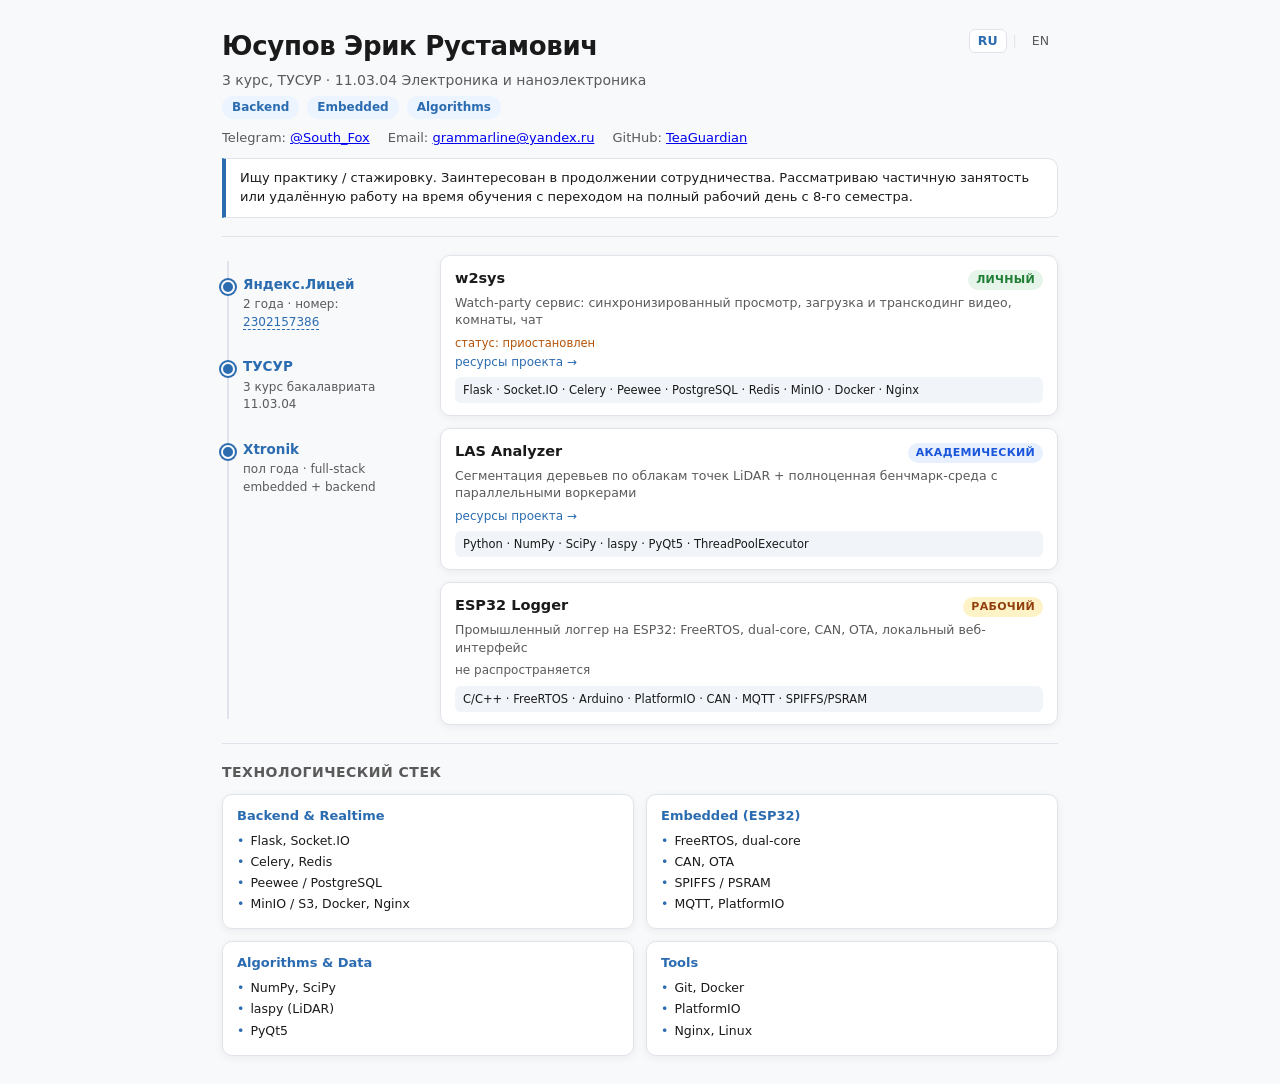
<file: index.html>
<!DOCTYPE html>
<html lang="ru">
<head>
<meta charset="UTF-8">
<meta http-equiv="Content-Type" content="text/html; charset=utf-8" />
<meta name="viewport" content="width=device-width, initial-scale=1.0">
<title>Резюме</title>
<link href="css/style.css" rel="stylesheet" type="text/css" />
</head>
<body>

<!-- ШАПКА -->
<header>
  <div class="name-row">
    <div class="name">Юсупов Эрик Рустамович</div>
    <div class="lang-switch">
      <a href="index.html" class="active">RU</a>
      <span class="sep">|</span>
      <a href="index_en.html">EN</a>
    </div>
  </div>
  <div class="subtitle">3 курс, ТУСУР · 11.03.04 Электроника и наноэлектроника</div>

  <div class="tags">
    <span class="tag">Backend</span>
    <span class="tag">Embedded</span>
    <span class="tag">Algorithms</span>
  </div>

  <div class="contacts">
    <span>Telegram: <a href="https://t.me/South_Fox">@South_Fox</a></span>
    <span>Email: <a href="mailto:grammarline@yandex.ru">grammarline@yandex.ru</a></span>
    <span>GitHub: <a href="https://github.com/TeaGuardian/">TeaGuardian</a></span>
  </div>

  <div class="wish">
    Ищу практику / стажировку. Заинтересован в продолжении сотрудничества.
    Рассматриваю частичную занятость или удалённую работу на время обучения
    с переходом на полный рабочий день с 8-го семестра.
  </div>
</header>

<hr>

<!-- ТАЙМЛАЙН + ПРОЕКТЫ -->
<div class="main">
  <!-- Таймлайн -->
  <div class="timeline">
    <div class="tl-item">
      <div class="tl-title"><a href="https://lms.yandex.ru/certificate/check">Яндекс.Лицей</a></div>
      <div class="tl-desc">2 года · номер: <a class="copyable">2302157386</a></div>
    </div>
    <div class="tl-item">
      <div class="tl-title"><a href="https://tusur.ru/ru">ТУСУР</a></div>
      <div class="tl-desc">3 курс бакалавриата<br>11.03.04</div>
    </div>
    <div class="tl-item">
      <div class="tl-title"><a href="https://xtronik.ru/#question">Xtronik</a></div>
      <div class="tl-desc">пол года · full-stack<br>embedded + backend</div>
    </div>
  </div>

  <!-- Проекты -->
  <div class="projects">
    <!-- w2sys -->
    <div class="project">
      <div class="project-header">
        <div class="project-name">w2sys</div>
        <span class="badge badge-personal">личный</span>
      </div>
      <div class="project-desc">
        Watch-party сервис: синхронизированный просмотр, загрузка и транскодинг видео, комнаты, чат
      </div>
      <div class="status">статус: приостановлен</div>
      <div class="project-link">
        <a href="https://github.com/TeaGuardian/Watch-Party">ресурсы проекта →</a>
      </div>
      <div class="project-stack">
        Flask · Socket.IO · Celery · Peewee · PostgreSQL · Redis · MinIO · Docker · Nginx
      </div>
    </div>

    <!-- LAS -->
    <div class="project">
      <div class="project-header">
        <div class="project-name">LAS Analyzer</div>
        <span class="badge badge-academic">академический</span>
      </div>
      <div class="project-desc">
        Сегментация деревьев по облакам точек LiDAR + полноценная бенчмарк-среда с параллельными воркерами
      </div>
      <div class="project-link">
        <a href="https://github.com/TeaGuardian/LAS-analyser">ресурсы проекта →</a>
      </div>
      <div class="project-stack">
        Python · NumPy · SciPy · laspy · PyQt5 · ThreadPoolExecutor
      </div>
    </div>

    <!-- ESP Logger -->
    <div class="project">
      <div class="project-header">
        <div class="project-name">ESP32 Logger</div>
        <span class="badge badge-work">рабочий</span>
      </div>
      <div class="project-desc">
        Промышленный логгер на ESP32: FreeRTOS, dual-core, CAN, OTA, локальный веб-интерфейс
      </div>
      <div class="project-link" style="color: var(--muted);">
        не распространяется
      </div>
      <div class="project-stack">
        C/C++ · FreeRTOS · Arduino · PlatformIO · CAN · MQTT · SPIFFS/PSRAM
      </div>
    </div>
  </div>
</div>

<hr>

<!-- СТЕК -->
<div class="stack-title">Технологический стек</div>
<div class="stack-grid">
  <div class="stack-card">
    <h3>Backend & Realtime</h3>
    <ul>
      <li>Flask, Socket.IO</li>
      <li>Celery, Redis</li>
      <li>Peewee / PostgreSQL</li>
      <li>MinIO / S3, Docker, Nginx</li>
    </ul>
  </div>

  <div class="stack-card">
    <h3>Embedded (ESP32)</h3>
    <ul>
      <li>FreeRTOS, dual-core</li>
      <li>CAN, OTA</li>
      <li>SPIFFS / PSRAM</li>
      <li>MQTT, PlatformIO</li>
    </ul>
  </div>

  <div class="stack-card">
    <h3>Algorithms & Data</h3>
    <ul>
      <li>NumPy, SciPy</li>
      <li>laspy (LiDAR)</li>
      <li>PyQt5</li>
    </ul>
  </div>

  <div class="stack-card">
    <h3>Tools</h3>
    <ul>
      <li>Git, Docker</li>
      <li>PlatformIO</li>
      <li>Nginx, Linux</li>
    </ul>
  </div>
</div>
<script>
document.querySelectorAll('.copyable').forEach(el => {
  el.addEventListener('click', async () => {
    const text = el.dataset.copy || el.textContent;
    try {
      await navigator.clipboard.writeText(text);
      const original = el.textContent;
      el.textContent = 'скопировано';
      el.classList.add('copied');
      setTimeout(() => {
        el.textContent = original;
        el.classList.remove('copied');
      }, 1200);
    } catch (e) {
      // fallback for older browsers
      const range = document.createRange();
      range.selectNode(el);
      const sel = window.getSelection();
      sel.removeAllRanges();
      sel.addRange(range);
      document.execCommand('copy');
      sel.removeAllRanges();
    }
  });
});
</script>

</body>
</html>
</file>
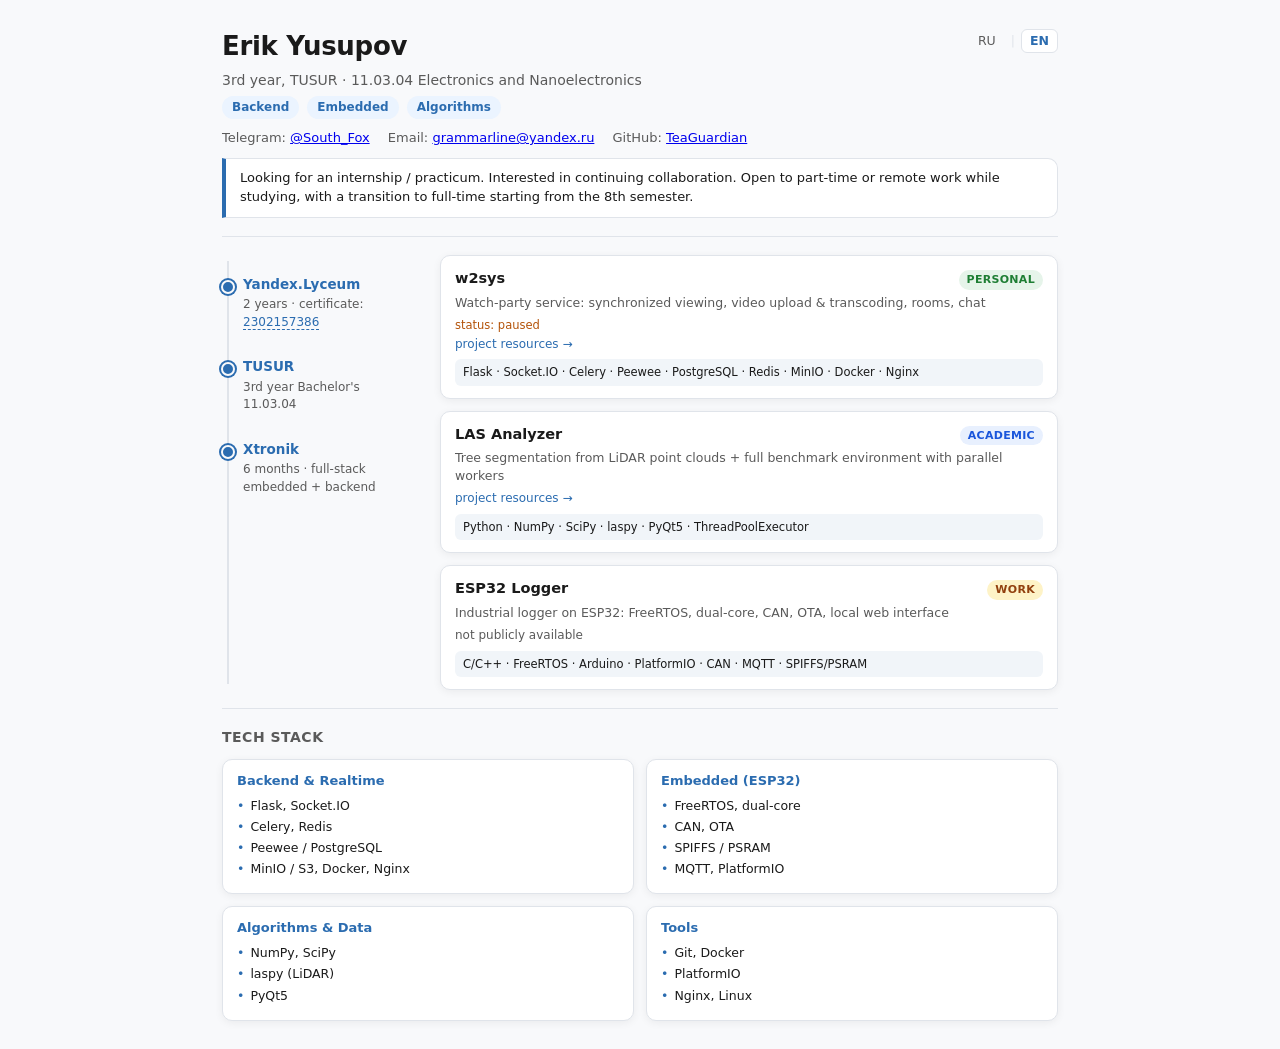
<file: index_en.html>
<!DOCTYPE html>
<html lang="en">
<head>
<meta charset="UTF-8">
<meta http-equiv="Content-Type" content="text/html; charset=utf-8" />
<meta name="viewport" content="width=device-width, initial-scale=1.0">
<title>Resume — Erik Yusupov</title>
<link href="css/style.css" rel="stylesheet" type="text/css" />
</head>
<body>

<!-- HEADER -->
<header>
  <div class="name-row">
    <div class="name">Erik Yusupov</div>
    <div class="lang-switch">
      <a href="index.html">RU</a>
      <span class="sep">|</span>
      <a href="index_en.html" class="active">EN</a>
    </div>
  </div>

  <div class="subtitle">3rd year, TUSUR · 11.03.04 Electronics and Nanoelectronics</div>

  <div class="tags">
    <span class="tag">Backend</span>
    <span class="tag">Embedded</span>
    <span class="tag">Algorithms</span>
  </div>

  <div class="contacts">
    <span>Telegram: <a href="https://t.me/South_Fox">@South_Fox</a></span>
    <span>Email: <a href="mailto:grammarline@yandex.ru">grammarline@yandex.ru</a></span>
    <span>GitHub: <a href="https://github.com/TeaGuardian/">TeaGuardian</a></span>
  </div>

  <div class="wish">
    Looking for an internship / practicum. Interested in continuing collaboration.
    Open to part-time or remote work while studying, with a transition to full-time
    starting from the 8th semester.
  </div>
</header>

<hr>

<!-- TIMELINE + PROJECTS -->
<div class="main">
  <!-- Timeline -->
  <div class="timeline">
    <div class="tl-item">
      <div class="tl-title"><a href="https://lms.yandex.ru/certificate/check">Yandex.Lyceum</a></div>
      <div class="tl-desc">2 years · certificate: <span class="copyable" data-copy="2302157386" title="Click to copy">2302157386</span></div>
    </div>
    <div class="tl-item">
      <div class="tl-title"><a href="https://tusur.ru/en">TUSUR</a></div>
      <div class="tl-desc">3rd year Bachelor's<br>11.03.04</div>
    </div>
    <div class="tl-item">
      <div class="tl-title"><a href="https://xtronik.ru/#question">Xtronik</a></div>
      <div class="tl-desc">6 months · full-stack<br>embedded + backend</div>
    </div>
  </div>

  <!-- Projects -->
  <div class="projects">
    <!-- w2sys -->
    <div class="project">
      <div class="project-header">
        <div class="project-name">w2sys</div>
        <span class="badge badge-personal">personal</span>
      </div>
      <div class="project-desc">
        Watch-party service: synchronized viewing, video upload &amp; transcoding, rooms, chat
      </div>
      <div class="status">status: paused</div>
      <div class="project-link">
        <a href="https://github.com/TeaGuardian/Watch-Party">project resources →</a>
      </div>
      <div class="project-stack">
        Flask · Socket.IO · Celery · Peewee · PostgreSQL · Redis · MinIO · Docker · Nginx
      </div>
    </div>

    <!-- LAS -->
    <div class="project">
      <div class="project-header">
        <div class="project-name">LAS Analyzer</div>
        <span class="badge badge-academic">academic</span>
      </div>
      <div class="project-desc">
        Tree segmentation from LiDAR point clouds + full benchmark environment with parallel workers
      </div>
      <div class="project-link">
        <a href="https://github.com/TeaGuardian/LAS-analyser">project resources →</a>
      </div>
      <div class="project-stack">
        Python · NumPy · SciPy · laspy · PyQt5 · ThreadPoolExecutor
      </div>
    </div>

    <!-- ESP Logger -->
    <div class="project">
      <div class="project-header">
        <div class="project-name">ESP32 Logger</div>
        <span class="badge badge-work">work</span>
      </div>
      <div class="project-desc">
        Industrial logger on ESP32: FreeRTOS, dual-core, CAN, OTA, local web interface
      </div>
      <div class="project-link" style="color: var(--muted);">
        not publicly available
      </div>
      <div class="project-stack">
        C/C++ · FreeRTOS · Arduino · PlatformIO · CAN · MQTT · SPIFFS/PSRAM
      </div>
    </div>
  </div>
</div>

<hr>

<!-- STACK -->
<div class="stack-title">Tech Stack</div>
<div class="stack-grid">
  <div class="stack-card">
    <h3>Backend & Realtime</h3>
    <ul>
      <li>Flask, Socket.IO</li>
      <li>Celery, Redis</li>
      <li>Peewee / PostgreSQL</li>
      <li>MinIO / S3, Docker, Nginx</li>
    </ul>
  </div>

  <div class="stack-card">
    <h3>Embedded (ESP32)</h3>
    <ul>
      <li>FreeRTOS, dual-core</li>
      <li>CAN, OTA</li>
      <li>SPIFFS / PSRAM</li>
      <li>MQTT, PlatformIO</li>
    </ul>
  </div>

  <div class="stack-card">
    <h3>Algorithms & Data</h3>
    <ul>
      <li>NumPy, SciPy</li>
      <li>laspy (LiDAR)</li>
      <li>PyQt5</li>
    </ul>
  </div>

  <div class="stack-card">
    <h3>Tools</h3>
    <ul>
      <li>Git, Docker</li>
      <li>PlatformIO</li>
      <li>Nginx, Linux</li>
    </ul>
  </div>
</div>

<script>
document.querySelectorAll('.copyable').forEach(el => {
  el.addEventListener('click', async () => {
    const text = el.dataset.copy || el.textContent;
    try {
      await navigator.clipboard.writeText(text);
      const original = el.textContent;
      el.textContent = 'copied';
      el.classList.add('copied');
      setTimeout(() => {
        el.textContent = original;
        el.classList.remove('copied');
      }, 1200);
    } catch (e) {
      const range = document.createRange();
      range.selectNode(el);
      const sel = window.getSelection();
      sel.removeAllRanges();
      sel.addRange(range);
      document.execCommand('copy');
      sel.removeAllRanges();
    }
  });
});
</script>

</body>
</html>
</file>
<file: css/style.css>
:root {
  --bg: #f8f9fb;
  --card: #ffffff;
  --text: #1a1a1a;
  --muted: #5a5a5a;
  --border: #e0e4ea;
  --primary: #2b6cb0;
  --primary2: #D18017;
  --primary-soft: #ebf4ff;
  --accent: #2b6cb0;
  --radius: 10px;
  --shadow: 0 2px 8px rgba(0,0,0,0.06);
}

* { box-sizing: border-box; margin: 0; padding: 0; }

body {
  font-family: system-ui, -apple-system, "Segoe UI", Roboto, sans-serif;
  background: var(--bg);
  color: var(--text);
  line-height: 1.45;
  font-size: 13.5px;
  padding: 28px 32px;
  max-width: 900px;
  margin: 0 auto;
}

/* ——— ШАПКА ——— */
header {
  margin-bottom: 18px;
}

.name-row {
  display: flex;
  justify-content: space-between;
  align-items: center;
  gap: 12px;
  flex-wrap: wrap;
  margin-bottom: 4px;
}

.name {
  font-size: 26px;
  font-weight: 700;
  letter-spacing: -0.3px;
  margin-bottom: 0;
}

.subtitle {
  font-size: 14px;
  color: var(--muted);
  margin-bottom: 6px;
}

.tags {
  display: flex;
  gap: 8px;
  flex-wrap: wrap;
  margin-bottom: 10px;
}

.tag {
  background: var(--primary-soft);
  color: var(--primary);
  font-size: 12px;
  font-weight: 600;
  padding: 3px 10px;
  border-radius: 20px;
}

.contacts {
  font-size: 13px;
  color: var(--muted);
  margin-bottom: 10px;
}

.contacts span { margin-right: 14px; }

.wish {
  background: var(--card);
  border: 1px solid var(--border);
  border-left: 4px solid var(--primary);
  border-radius: 0 var(--radius) var(--radius) 0;
  padding: 10px 14px;
  font-size: 13px;
  color: var(--text);
}

hr {
  border: none;
  border-top: 1px solid var(--border);
  margin: 18px 0;
}

/* ——— ОСНОВНОЙ БЛОК ——— */
.main {
  display: grid;
  grid-template-columns: 190px 1fr;
  gap: 28px;
  margin-bottom: 6px;
}

/* Таймлайн */
.timeline {
  position: relative;
  padding-left: 15px;
}

.timeline::before {
  content: "";
  position: absolute;
  left: 5px;
  top: 6px;
  bottom: 6px;
  width: 2px;
  background: var(--border);
}

.tl-item {
  position: relative;
  margin-bottom: 26px;
}

.tl-item:first-child { margin-top: 20px; }
.tl-item:last-child { margin-bottom: 0; }

.tl-item::before {
  content: "";
  position: absolute;
  left: -16px;
  top: 5px;
  width: 10px;
  height: 10px;
  border-radius: 50%;
  background: var(--primary);
  border: 2px solid var(--bg);
  box-shadow: 0 0 0 2px var(--primary);
}

.tl-title {
  font-weight: 650;
  font-size: 13.5px;
  margin-bottom: 2px;
  margin-left: 6px;
}

.tl-title a {
  color: var(--primary);
  text-decoration: none;
}

.tl-desc {
  font-size: 12px;
  color: var(--muted);
  margin-left: 6px;
}

.copyable {
  cursor: pointer;
  color: var(--primary);
  border-bottom: 1px dashed var(--primary);
  transition: color 0.15s, border-color 0.15s;
  user-select: none;
}

.copyable:hover {
  color: var(--primary2);
  border-bottom-color: var(--primary2);
}

.copyable.copied {
  color: #1e7e34;
  border-bottom-color: #1e7e34;
}

/* Проекты */
.projects {
  display: flex;
  flex-direction: column;
  gap: 12px;
}

.project {
  background: var(--card);
  border: 1px solid var(--border);
  border-radius: var(--radius);
  padding: 12px 14px;
  box-shadow: var(--shadow);
}

.project-header {
  display: flex;
  justify-content: space-between;
  align-items: baseline;
  margin-bottom: 4px;
}

.project-name {
  font-weight: 700;
  font-size: 14.5px;
}

.badge {
  font-size: 11px;
  font-weight: 600;
  padding: 2px 8px;
  border-radius: 12px;
  text-transform: uppercase;
  letter-spacing: 0.3px;
}

.badge-personal { background: #e6f4ea; color: #1e7e34; }
.badge-academic { background: #e8f0fe; color: #1a56db; }
.badge-work     { background: #fef3c7; color: #92400e; }

.project-desc {
  font-size: 12.5px;
  color: var(--muted);
  margin-bottom: 6px;
  line-height: 1.4;
}

.project-link {
  font-size: 12px;
  margin-bottom: 6px;
}

.project-link a {
  color: var(--primary);
  text-decoration: none;
}

.project-link a:hover { text-decoration: underline; }

.status {
  font-size: 11.5px;
  color: #b45309;
  font-weight: 500;
  margin-bottom: 2px;
}

.project-stack {
  font-size: 11.5px;
  color: var(--text);
  background: #f1f5f9;
  padding: 5px 8px;
  border-radius: 6px;
  line-height: 1.4;
}

/* ——— СТЕК ——— */
.stack-title {
  font-size: 14px;
  font-weight: 650;
  margin-bottom: 12px;
  color: var(--muted);
  text-transform: uppercase;
  letter-spacing: 0.5px;
}

.stack-grid {
  display: grid;
  grid-template-columns: 1fr 1fr;
  gap: 12px;
}

.stack-card {
  background: var(--card);
  border: 1px solid var(--border);
  border-radius: var(--radius);
  padding: 12px 14px;
  box-shadow: var(--shadow);
}

.stack-card h3 {
  font-size: 13px;
  font-weight: 700;
  color: var(--primary);
  margin-bottom: 6px;
}

.stack-card ul {
  list-style: none;
  font-size: 12.5px;
  color: var(--text);
}

.stack-card li {
  margin-bottom: 3px;
}

.stack-card li::before {
  content: "•";
  color: var(--primary);
  margin-right: 6px;
}

/* ——— MOBILE ——— */
@media (max-width: 640px) {
  body {
    padding: 16px 14px;
    font-size: 13px;
  }

  .name {
    font-size: 22px;
  }

  .contacts {
    display: flex;
    flex-direction: column;
    gap: 4px;
  }

  .contacts span {
    margin-right: 0;
  }

  .main {
    grid-template-columns: 1fr;
    gap: 20px;
  }

  .timeline {
    padding-left: 15px;
    margin-bottom: 4px;
  }

  .tl-item:first-child {
    margin-top: 0;
  }

  .stack-grid {
    grid-template-columns: 1fr;
  }
}

/* Language switcher */
.lang-switch {
  display: flex;
  gap: 6px;
  align-items: center;
  font-size: 12.5px;
  margin-bottom: 12px;
}

.lang-switch a {
  color: var(--muted);
  text-decoration: none;
  padding: 2px 8px;
  border-radius: 6px;
  border: 1px solid transparent;
  transition: color 0.15s, background 0.15s, border-color 0.15s;
}

.lang-switch a:hover {
  color: var(--primary);
  background: var(--primary-soft);
}

.lang-switch a.active {
  color: var(--primary);
  font-weight: 600;
  border-color: var(--border);
  background: var(--card);
}

.lang-switch .sep {
  color: var(--border);
  user-select: none;
}

/* ——— PRINT ——— */
@media print {
  body {
    padding: 12mm 14mm;
    max-width: none;
    background: white;
  }
  .project, .stack-card, .wish {
    box-shadow: none;
    border: 1px solid #ddd;
  }
  a { color: var(--primary); text-decoration: none; }
}
</file>
